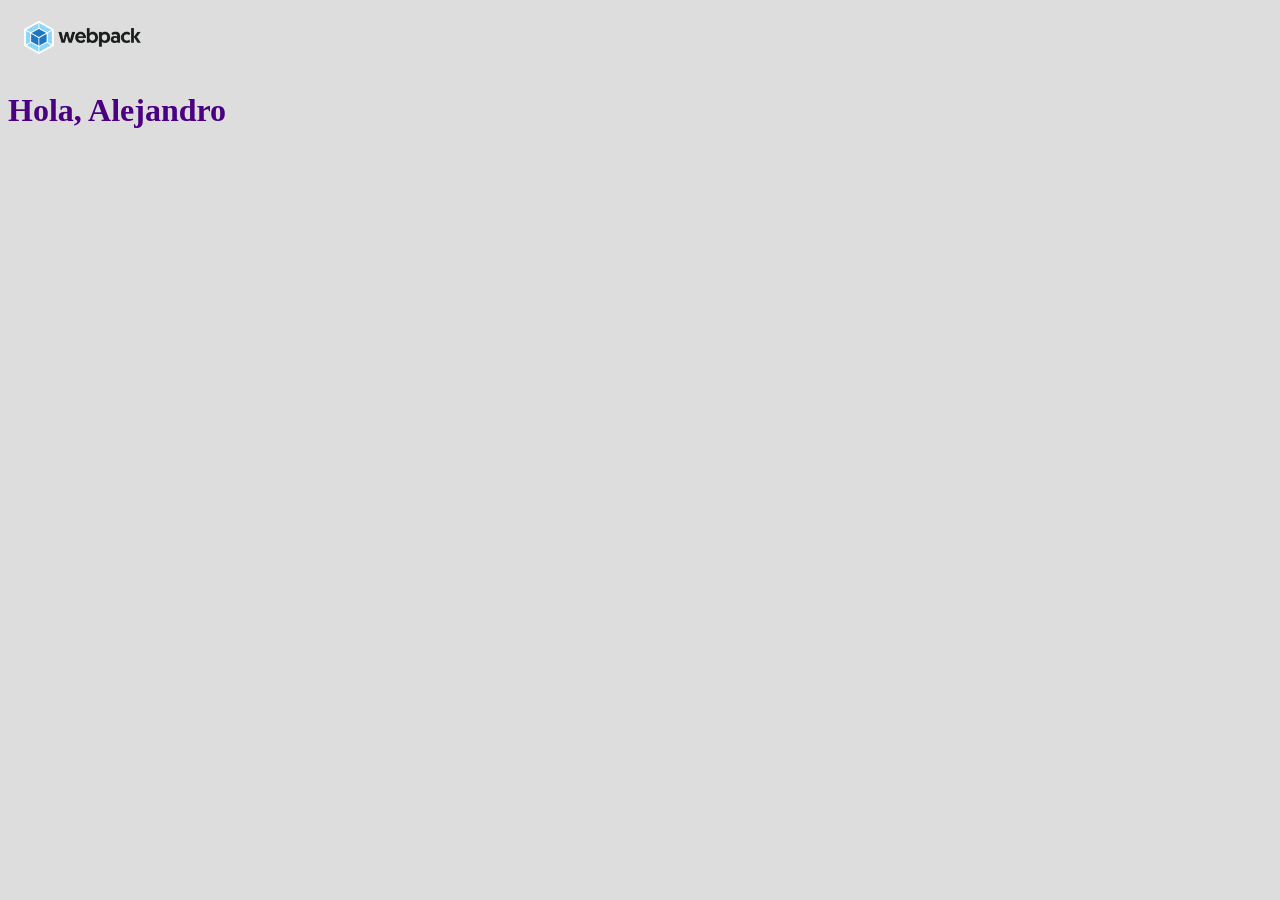
<file: docs/index.html>
<!doctype html><html lang="es"><head><meta charset="UTF-8"><meta http-equiv="X-UA-Compatible" content="IE=edge"><meta name="viewport" content="width=device-width,initial-scale=1"><title>Webpack</title><script defer="defer" src="main.1b552631cdbbb7baf805.js"></script><link href="main.ede0d85f17f02378ea59.css" rel="stylesheet"></head><body><img src="assets/img/webpack-logo.png" alt="Webpack Logo" srcset=""></body></html>
</file>
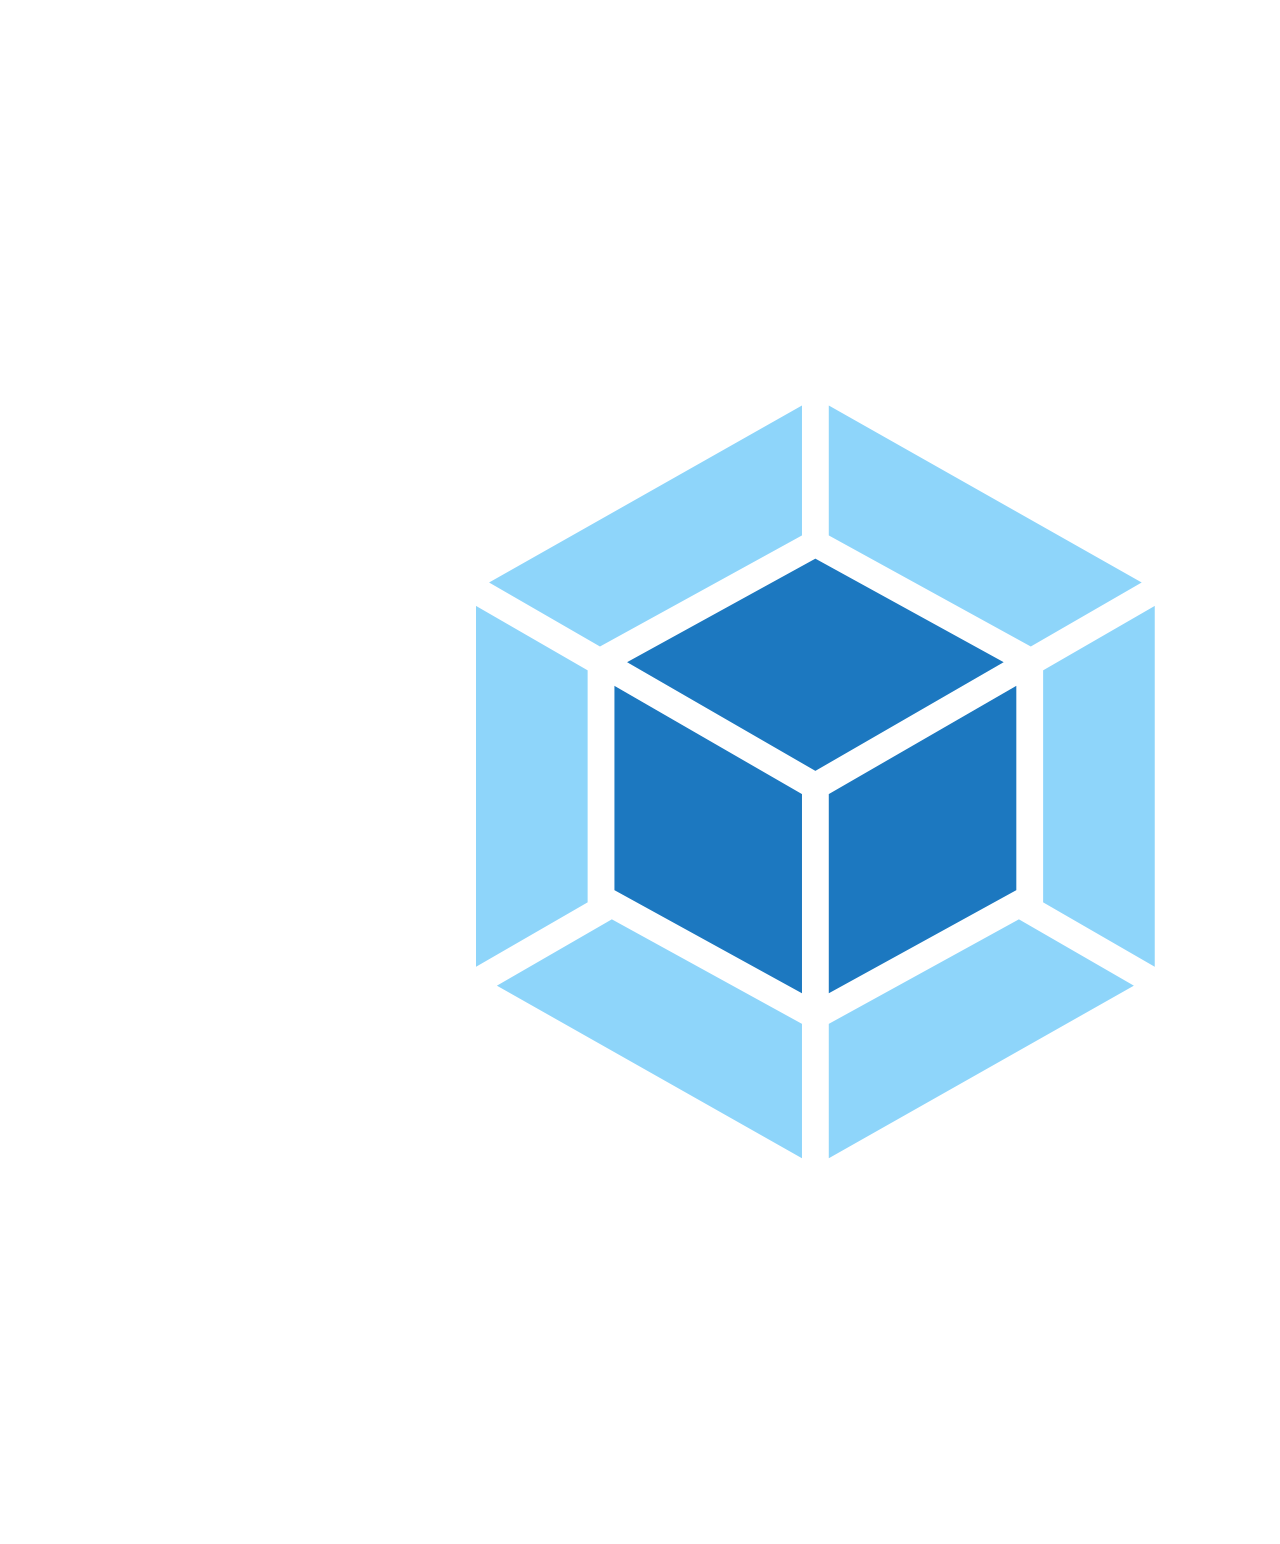
<file: src/index.html>
<!DOCTYPE html>
<html lang="es">
<head>
    <meta charset="UTF-8">
    <meta http-equiv="X-UA-Compatible" content="IE=edge">
    <meta name="viewport" content="width=device-width, initial-scale=1.0">
    <title>Webpack</title>
</head>
<body>
    <img src="assets/img/webpack-logo.png" alt="Webpack Logo" srcset="">
</body>
</html>
</file>
<file: docs/main.ede0d85f17f02378ea59.css>
*{background-color:#ddd}img{width:150px}
</file>
